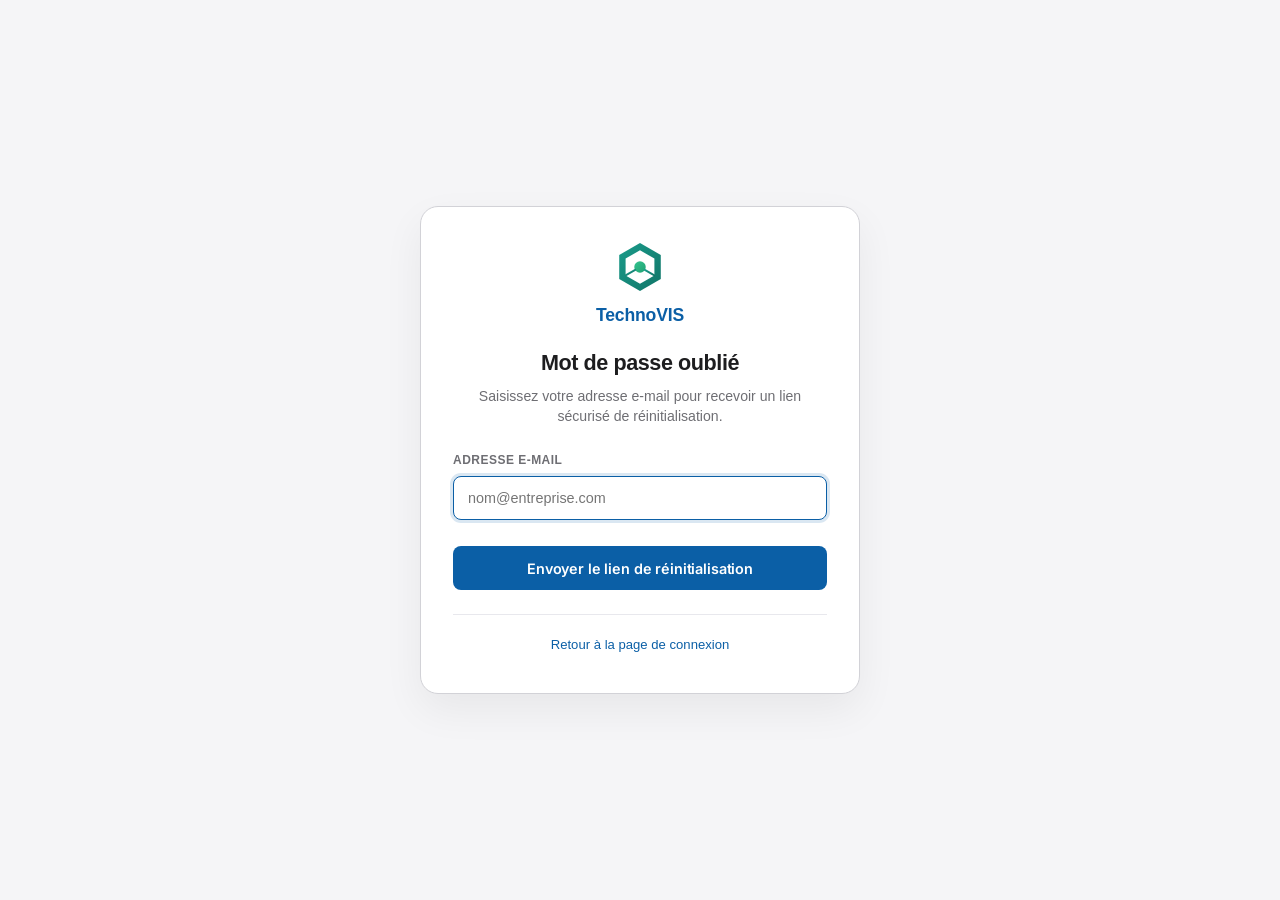
<file: wwwroot/forgot-password.html>
<!DOCTYPE html>
<html lang="fr">
<head>
  <meta charset="UTF-8">
  <meta name="viewport" content="width=device-width, initial-scale=1.0">
  <title>TechnoVIS — Mot de passe oublié</title>
  <link rel="stylesheet" href="styles.css">
</head>
<body class="auth-page-body">

  <div class="auth-container">
    <div class="auth-card">
      <div class="auth-header">
        <div class="auth-brand">
          <img src="logo.svg" alt="TechnoVIS Logo" class="auth-logo">
          <span class="auth-brand-name">TechnoVIS</span>
        </div>
        <h1 class="auth-title">Mot de passe oublié</h1>
        <p class="auth-subtitle">Saisissez votre adresse e-mail pour recevoir un lien sécurisé de réinitialisation.</p>
      </div>

      <div id="forgot-alert" class="auth-alert" style="display: none;"></div>

      <form id="form-forgot-password" class="auth-form">
        <div class="auth-field">
          <label for="forgot-email" class="auth-label">Adresse e-mail</label>
          <div class="auth-input-wrapper">
            <input type="email" id="forgot-email" class="auth-input" placeholder="nom@entreprise.com" required autocomplete="email" autofocus>
          </div>
        </div>

        <button type="submit" id="btn-submit-forgot" class="btn btn-primary auth-submit-btn">
          <span>Envoyer le lien de réinitialisation</span>
        </button>
      </form>

      <div class="auth-footer-nav">
        <a href="/" class="auth-back-link">Retour à la page de connexion</a>
      </div>
    </div>
  </div>

  <script>
    const form = document.getElementById("form-forgot-password");
    const emailInput = document.getElementById("forgot-email");
    const alertDiv = document.getElementById("forgot-alert");
    const submitBtn = document.getElementById("btn-submit-forgot");

    form.addEventListener("submit", async (e) => {
      e.preventDefault();
      const email = emailInput.value.trim();
      if (!email) return;

      alertDiv.style.display = "none";
      alertDiv.className = "auth-alert";
      submitBtn.disabled = true;
      submitBtn.textContent = "Vérification en cours...";

      try {
        const response = await fetch("/api/auth/forgot-password", {
          method: "POST",
          headers: {
            "Content-Type": "application/json",
            "Accept": "application/json"
          },
          body: JSON.stringify({ email })
        });

        const data = await response.json().catch(() => ({}));

        if (response.ok) {
          alertDiv.className = "auth-alert auth-alert-success";
          alertDiv.textContent = data.message || "Si un compte correspond à cette adresse e-mail, un lien de réinitialisation vous a été envoyé.";
          alertDiv.style.display = "block";
          form.reset();
        } else {
          alertDiv.className = "auth-alert auth-alert-danger";
          alertDiv.textContent = data.message || "Impossible de traiter la demande.";
          alertDiv.style.display = "block";
        }
      } catch (err) {
        alertDiv.className = "auth-alert auth-alert-danger";
        alertDiv.textContent = "Erreur de communication avec le serveur.";
        alertDiv.style.display = "block";
      } finally {
        submitBtn.disabled = false;
        submitBtn.textContent = "Envoyer le lien de réinitialisation";
      }
    });
  </script>
</body>
</html>
</file>
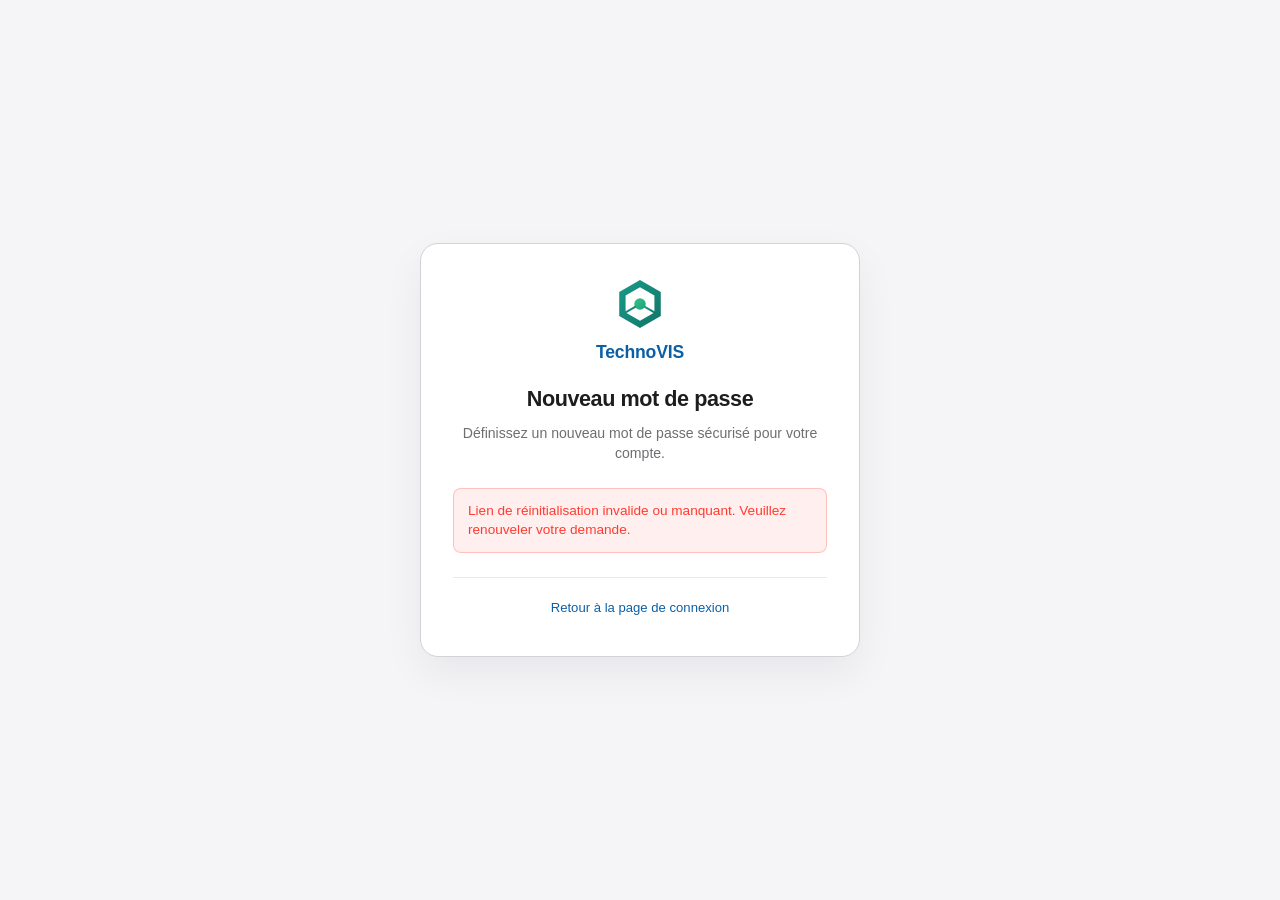
<file: wwwroot/reset-password.html>
<!DOCTYPE html>
<html lang="fr">
<head>
  <meta charset="UTF-8">
  <meta name="viewport" content="width=device-width, initial-scale=1.0">
  <title>TechnoVIS — Réinitialisation du mot de passe</title>
  <link rel="stylesheet" href="styles.css">
</head>
<body class="auth-page-body">

  <div class="auth-container">
    <div class="auth-card">
      <div class="auth-header">
        <div class="auth-brand">
          <img src="logo.svg" alt="TechnoVIS Logo" class="auth-logo">
          <span class="auth-brand-name">TechnoVIS</span>
        </div>
        <h1 class="auth-title">Nouveau mot de passe</h1>
        <p class="auth-subtitle">Définissez un nouveau mot de passe sécurisé pour votre compte.</p>
      </div>

      <div id="reset-alert" class="auth-alert" style="display: none;"></div>

      <form id="form-reset-password" class="auth-form">
        <div class="auth-field">
          <label for="reset-new-pwd" class="auth-label">Nouveau mot de passe</label>
          <div class="auth-input-wrapper">
            <input type="password" id="reset-new-pwd" class="auth-input" placeholder="Minimum 8 caractères" minlength="8" required autocomplete="new-password">
            <button type="button" id="btn-toggle-new-pwd" class="auth-pwd-icon-btn" title="Afficher/Masquer le mot de passe">
              <svg viewBox="0 0 24 24" fill="none" stroke="currentColor" stroke-width="2" class="auth-svg-icon">
                <path d="M1 12s4-8 11-8 11 8 11 8-4 8-11 8-11-8-11-8z"></path>
                <circle cx="12" cy="12" r="3"></circle>
              </svg>
            </button>
          </div>
        </div>

        <div class="auth-field">
          <label for="reset-confirm-pwd" class="auth-label">Confirmer le mot de passe</label>
          <div class="auth-input-wrapper">
            <input type="password" id="reset-confirm-pwd" class="auth-input" placeholder="Répéter le mot de passe" minlength="8" required autocomplete="new-password">
          </div>
        </div>

        <button type="submit" id="btn-submit-reset" class="btn btn-primary auth-submit-btn">
          <span>Modifier le mot de passe</span>
        </button>
      </form>

      <div id="reset-success-box" style="display: none; text-align: center; margin-top: 16px;">
        <a href="/" class="btn btn-primary" style="display: inline-block; width: 100%; text-decoration: none;">
          Se connecter
        </a>
      </div>

      <div class="auth-footer-nav" id="reset-back-nav">
        <a href="/" class="auth-back-link">Retour à la page de connexion</a>
      </div>
    </div>
  </div>

  <script>
    const urlParams = new URLSearchParams(window.location.search);
    const token = urlParams.get("token");

    const form = document.getElementById("form-reset-password");
    const newPwdInput = document.getElementById("reset-new-pwd");
    const confirmPwdInput = document.getElementById("reset-confirm-pwd");
    const alertDiv = document.getElementById("reset-alert");
    const submitBtn = document.getElementById("btn-submit-reset");
    const successBox = document.getElementById("reset-success-box");
    const backNav = document.getElementById("reset-back-nav");
    const toggleBtn = document.getElementById("btn-toggle-new-pwd");

    if (!token) {
      alertDiv.className = "auth-alert auth-alert-danger";
      alertDiv.textContent = "Lien de réinitialisation invalide ou manquant. Veuillez renouveler votre demande.";
      alertDiv.style.display = "block";
      form.style.display = "none";
    }

    toggleBtn?.addEventListener("click", () => {
      newPwdInput.type = newPwdInput.type === "password" ? "text" : "password";
    });

    form.addEventListener("submit", async (e) => {
      e.preventDefault();

      const newPassword = newPwdInput.value;
      const confirmPassword = confirmPwdInput.value;

      alertDiv.style.display = "none";

      if (newPassword !== confirmPassword) {
        alertDiv.className = "auth-alert auth-alert-danger";
        alertDiv.textContent = "Les deux mots de passe ne correspondent pas.";
        alertDiv.style.display = "block";
        return;
      }

      if (newPassword.length < 8) {
        alertDiv.className = "auth-alert auth-alert-danger";
        alertDiv.textContent = "Le mot de passe doit comporter au moins 8 caractères.";
        alertDiv.style.display = "block";
        return;
      }

      submitBtn.disabled = true;
      submitBtn.textContent = "Modification en cours...";

      try {
        const response = await fetch("/api/auth/reset-password", {
          method: "POST",
          headers: {
            "Content-Type": "application/json",
            "Accept": "application/json"
          },
          body: JSON.stringify({
            token,
            newPassword,
            confirmPassword
          })
        });

        const data = await response.json().catch(() => ({}));

        if (response.ok) {
          alertDiv.className = "auth-alert auth-alert-success";
          alertDiv.textContent = data.message || "Votre mot de passe a été modifié avec succès.";
          alertDiv.style.display = "block";
          form.style.display = "none";
          successBox.style.display = "block";
          if (backNav) backNav.style.display = "none";
        } else {
          alertDiv.className = "auth-alert auth-alert-danger";
          alertDiv.textContent = data.message || "Le lien de réinitialisation est invalide ou a expiré.";
          alertDiv.style.display = "block";
        }
      } catch (err) {
        alertDiv.className = "auth-alert auth-alert-danger";
        alertDiv.textContent = "Erreur de communication avec le serveur.";
        alertDiv.style.display = "block";
      } finally {
        submitBtn.disabled = false;
        submitBtn.textContent = "Modifier le mot de passe";
      }
    });
  </script>
</body>
</html>
</file>
<file: wwwroot/styles.css>
/* ==========================================================================
   TechnoVIS -- Design System ("Blueprint")
   Generous whitespace, confident typography, intentional hierarchy.
   Accent is blueprint blue -- the color of engineering schematics --
   used sparingly. Plex Mono carries technical/numeric data (serials,
   scores, timestamps) the way a spec sheet would; Inter carries
   interface language. Matches wwwroot/import-global.html.
   ========================================================================== */

/* Google Fonts -- Inter + IBM Plex Mono */
@import url('https://fonts.googleapis.com/css2?family=Inter:ital,opsz,wght@0,14..32,300;0,14..32,400;0,14..32,500;0,14..32,600;0,14..32,700;1,14..32,400&family=IBM+Plex+Mono:wght@500;600&display=swap');

/* âCSS Tokens â*/
:root {
  --white:        #ffffff;
  --bg:           #f5f5f7;     /* off-white section fill */
  --surface:      #ffffff;
  --bg-card:      var(--surface);
  --border:       #d2d2d7;
  --border-light: #e8e8ed;

  --text-primary:   #1d1d1f;   /* near-black */
  --text-secondary: #6e6e73;   /* secondary text */
  --text-muted:     #a1a1a6;

  --accent:       #0b5fa6;     /* blueprint blue -- used sparingly */
  --accent-hover: #094a82;
  --accent-soft:  #e6f0f8;

  --danger:  #ff3b30;
  --warning: #ff9500;
  --success: #34c759;

  --sidebar-w: 240px;
  --header-h:  64px;
  --r-sm: 8px;
  --r-md: 12px;
  --r-lg: 18px;

  --font: 'Inter', -apple-system, BlinkMacSystemFont, 'Segoe UI', Helvetica, Arial, sans-serif;
  --font-mono: 'IBM Plex Mono', 'SF Mono', 'Fira Code', Consolas, monospace;

  /* Typography scale */
  --text-xs:   0.75rem;   /* 12px */
  --text-sm:   0.875rem;  /* 14px */
  --text-base: 1rem;      /* 16px */
  --text-lg:   1.125rem;  /* 18px */
  --text-xl:   1.375rem;  /* 22px */
  --text-2xl:  1.75rem;   /* 28px */
  --text-3xl:  2.5rem;    /* 40px */
  --text-4xl:  3.5rem;    /* 56px */
}

/* âReset ââââââ*/
*, *::before, *::after { box-sizing: border-box; margin: 0; padding: 0; }

html, body {
  height: 100%;
  background: var(--bg);
  color: var(--text-primary);
  font-family: var(--font);
  font-size: 16px;
  line-height: 1.6;
  -webkit-font-smoothing: antialiased;
  -moz-osx-font-smoothing: grayscale;
}

/* âApp Shell ââ*/
#app {
  display: flex;
  min-height: 100vh;
}

/* âSidebar âââââ
   Clean, minimal. White background, one right border.
   No gradients, no glassmorphism.
   âââââââââââââ*/
.sidebar {
  width: var(--sidebar-w);
  background: var(--surface);
  border-right: 1px solid var(--border-light);
  display: flex;
  flex-direction: column;
  position: fixed;
  top: 0; bottom: 0; left: 0;
  z-index: 100;
}

.sidebar-header {
  height: var(--header-h);
  padding: 0 20px;
  display: flex;
  align-items: center;
  gap: 12px;
  border-bottom: 1px solid var(--border-light);
}

/* Brand mark â clean circle, teal */
.brand-logo {
  width: 34px;
  height: 34px;
  background: var(--accent);
  border-radius: 50%;
  display: flex;
  align-items: center;
  justify-content: center;
  color: #fff;
  font-size: 0.875rem;
  font-weight: 700;
  letter-spacing: -0.01em;
  flex-shrink: 0;
}

.brand-title {
  font-size: var(--text-base);
  font-weight: 600;
  letter-spacing: -0.02em;
  color: var(--text-primary);
  line-height: 1.2;
}

.brand-subtitle {
  display: block;
  font-size: var(--text-xs);
  color: var(--text-muted);
  font-weight: 400;
  letter-spacing: 0.01em;
  text-transform: uppercase;
}

/* âSidebar Nav */
.sidebar-nav {
  padding: 12px 10px;
  flex: 1;
  display: flex;
  flex-direction: column;
  gap: 2px;
}

.nav-item {
  display: flex;
  align-items: center;
  gap: 12px;
  padding: 11px 12px;
  color: var(--text-secondary);
  border-radius: var(--r-sm);
  font-size: var(--text-sm);
  font-weight: 500;
  cursor: pointer;
  text-decoration: none;
  transition: background 0.12s ease, color 0.12s ease;
  border: none;
  background: none;
}

.nav-item:hover {
  background: var(--bg);
  color: var(--text-primary);
}

.nav-item.active {
  background: var(--bg);
  color: var(--accent);
  font-weight: 600;
}

/* Larger, cleaner nav icons */
.nav-item svg {
  width: 20px;
  height: 20px;
  flex-shrink: 0;
  stroke-width: 1.75;
}

.nav-item.active svg {
  stroke: var(--accent);
}

/* Online/Offline status indicator */
.sidebar-footer {
  padding: 14px 16px;
  border-top: 1px solid var(--border-light);
}

.status-indicator {
  display: inline-flex;
  align-items: center;
  gap: 7px;
  font-size: var(--text-xs);
  color: var(--text-muted);
  font-weight: 500;
}

.dot-online  { width: 7px; height: 7px; background: var(--success); border-radius: 50%; }
.dot-offline { width: 7px; height: 7px; background: var(--warning); border-radius: 50%; }

/* âMain Content */
.main-wrapper {
  margin-left: var(--sidebar-w);
  flex: 1;
  display: flex;
  flex-direction: column;
  min-width: 0;
}

/* âTop Header â*/
.top-header {
  height: var(--header-h);
  background: var(--surface);
  border-bottom: 1px solid var(--border-light);
  position: sticky;
  top: 0;
  z-index: 90;
  display: flex;
  align-items: center;
  justify-content: space-between;
  padding: 0 40px;
}

/* Page title â large, confident */
.page-title-group h1 {
  font-size: var(--text-xl);
  font-weight: 600;
  letter-spacing: -0.025em;
  color: var(--text-primary);
}

.header-actions {
  display: flex;
  align-items: center;
  gap: 10px;
}

/* âButtons âââââ*/
.btn {
  display: inline-flex;
  align-items: center;
  gap: 7px;
  padding: 9px 18px;
  border-radius: var(--r-sm);
  font-size: var(--text-sm);
  font-weight: 500;
  cursor: pointer;
  border: none;
  font-family: var(--font);
  transition: all 0.12s ease;
  letter-spacing: -0.01em;
}

.btn-primary {
  background: var(--accent);
  color: #fff;
}
.btn-primary:hover { background: var(--accent-hover); }

.btn-secondary {
  background: var(--bg);
  color: var(--text-primary);
  border: 1px solid var(--border);
}
.btn-secondary:hover { background: #ebebf0; }

.btn-sm { padding: 7px 14px; font-size: var(--text-xs); }

.btn svg { width: 15px; height: 15px; }

/* âContent Area */
.content-area {
  padding: 40px;
  max-width: 1280px;
  margin: 0 auto;
  width: 100%;
}

/* âTab Views âââ*/
.tab-view { display: none; }
.tab-view.active {
  display: block;
  animation: appear 0.2s ease-out;
}

@keyframes appear {
  from { opacity: 0; transform: translateY(8px); }
  to   { opacity: 1; transform: translateY(0); }
}

/* âSection page headings âââââââââââââââââââââââââââââââââââââââ*/
.page-section-title {
  font-size: var(--text-2xl);
  font-weight: 700;
  letter-spacing: -0.035em;
  color: var(--text-primary);
  margin-bottom: 6px;
}

.page-section-sub {
  font-size: var(--text-base);
  color: var(--text-secondary);
  margin-bottom: 36px;
}

/* âKPI Metrics Row âââââââââââââââââââââââââââââââââââââââââââââ*/
.metrics-grid {
  display: grid;
  grid-template-columns: repeat(auto-fit, minmax(200px, 1fr));
  gap: 1px;                         /* hairline separator grid */
  background: var(--border-light);
  border: 1px solid var(--border-light);
  border-radius: var(--r-lg);
  overflow: hidden;
  margin-bottom: 40px;
}

.metric-card {
  background: var(--surface);
  padding: 28px 28px 24px;
  display: flex;
  flex-direction: column;
  gap: 4px;
}

.metric-label {
  font-size: var(--text-xs);
  font-weight: 600;
  color: var(--text-muted);
  text-transform: uppercase;
  letter-spacing: 0.07em;
}

.metric-value {
  font-family: var(--font-mono);
  font-size: var(--text-4xl);
  font-weight: 600;
  letter-spacing: -0.02em;
  line-height: 1;
  color: var(--text-primary);
  margin-top: 8px;
}

.metric-value.danger  { color: var(--danger);  }
.metric-value.warning { color: var(--warning); }
.metric-value.success { color: var(--success); }

.metric-subtext {
  font-size: var(--text-xs);
  color: var(--text-muted);
  margin-top: 4px;
}

/* âSection Panel (card) ââââââââââââââââââââââââââââââââââââââââ*/
.section-panel {
  background: var(--surface);
  border: 1px solid var(--border-light);
  border-radius: var(--r-lg);
  padding: 0;
  margin-bottom: 28px;
  overflow: hidden;
}

.panel-header {
  display: flex;
  align-items: center;
  justify-content: space-between;
  padding: 22px 28px;
  border-bottom: 1px solid var(--border-light);
}

.panel-title {
  font-size: var(--text-lg);
  font-weight: 600;
  letter-spacing: -0.02em;
  color: var(--text-primary);
}

/* âData Tables â*/
.table-responsive { width: 100%; overflow-x: auto; }

.data-table {
  width: 100%;
  border-collapse: collapse;
  font-size: var(--text-sm);
}

.data-table th {
  padding: 12px 24px;
  color: var(--text-muted);
  font-weight: 600;
  font-size: var(--text-xs);
  text-transform: uppercase;
  letter-spacing: 0.07em;
  background: #fafafa;
  border-bottom: 1px solid var(--border-light);
  text-align: left;
  white-space: nowrap;
}

.data-table td {
  padding: 16px 24px;
  border-bottom: 1px solid var(--border-light);
  color: var(--text-primary);
  vertical-align: middle;
  line-height: 1.4;
}

.data-table tr:last-child td { border-bottom: none; }

.data-table tr:hover td { background: #fafafa; }

/* subtle reference number styling */
.data-table td strong { font-weight: 600; }
.data-table td code {
  font-family: 'SF Mono', 'Fira Code', monospace;
  font-size: var(--text-xs);
  background: var(--bg);
  padding: 2px 7px;
  border-radius: 4px;
  color: var(--text-secondary);
}

/* âBadges ââââââ*/
.badge {
  display: inline-flex;
  align-items: center;
  padding: 4px 10px;
  border-radius: 20px;
  font-size: 12px;
  font-weight: 600;
  letter-spacing: 0.01em;
}

.badge-planifiee { background: #e3f2fd; color: #0277bd; }
.badge-validee   { background: #e8f5e9; color: #2e7d32; }
.badge-retard    { background: #fdecea; color: #c62828; }
.badge-revision  { background: #fff3e0; color: #e65100; }

/* âRisk Score Gauges âââââââââââââââââââââââââââââââââââââââââââ*/
.score-gauge-container {
  display: flex;
  align-items: center;
  gap: 10px;
}

.score-bar-bg {
  flex: 1;
  height: 5px;
  background: var(--border-light);
  border-radius: 3px;
  overflow: hidden;
  min-width: 80px;
}

.score-bar-fill {
  height: 100%;
  border-radius: 3px;
  transition: width 0.4s ease;
}

.score-high { background: var(--danger); }
.score-med  { background: var(--warning); }
.score-low  { background: var(--success); }

.score-number {
  font-family: var(--font-mono);
  font-size: var(--text-sm);
  font-weight: 600;
  min-width: 30px;
  text-align: right;
  color: var(--text-primary);
}

/* âCalendar ââââ*/
.calendar-controls {
  display: flex;
  align-items: center;
  justify-content: space-between;
  margin-bottom: 20px;
}

.calendar-grid {
  display: grid;
  grid-template-columns: repeat(7, 1fr);
  gap: 1px;
  background: var(--border-light);
  border: 1px solid var(--border-light);
  border-radius: var(--r-md);
  overflow: hidden;
}

.calendar-day-header {
  text-align: center;
  padding: 10px;
  background: #fafafa;
  font-size: var(--text-xs);
  font-weight: 600;
  color: var(--text-muted);
  text-transform: uppercase;
  letter-spacing: 0.05em;
}

.calendar-day-cell {
  background: var(--surface);
  min-height: 88px;
  padding: 10px;
  display: flex;
  flex-direction: column;
  gap: 4px;
}

.calendar-day-number {
  font-size: var(--text-xs);
  font-weight: 600;
  color: var(--text-muted);
  margin-bottom: 2px;
}

.calendar-event {
  background: #e0f2f1;
  border-left: 3px solid var(--accent);
  border-radius: 4px;
  padding: 3px 6px;
  font-size: 11px;
  color: var(--text-primary);
  cursor: pointer;
  white-space: nowrap;
  overflow: hidden;
  text-overflow: ellipsis;
  font-weight: 500;
}

.calendar-event.event-retard {
  background: #fdecea;
  border-left-color: var(--danger);
}

/* âModal âââââââ*/
.modal-overlay {
  position: fixed;
  inset: 0;
  background: rgba(0, 0, 0, 0.3);
  backdrop-filter: blur(4px);
  z-index: 200;
  display: none;
  align-items: center;
  justify-content: center;
  padding: 24px;
}

.modal-overlay.active { display: flex; }

.modal-box {
  background: var(--surface);
  border: 1px solid var(--border-light);
  border-radius: var(--r-lg);
  width: 100%;
  max-width: 560px;
  padding: 32px;
  box-shadow: 0 20px 60px rgba(0,0,0,0.15);
}

.modal-header {
  display: flex;
  align-items: center;
  justify-content: space-between;
  margin-bottom: 24px;
}

.modal-title {
  font-size: var(--text-xl);
  font-weight: 600;
  letter-spacing: -0.02em;
}

.close-modal {
  background: var(--bg);
  border: none;
  color: var(--text-muted);
  cursor: pointer;
  width: 30px;
  height: 30px;
  border-radius: 50%;
  font-size: 16px;
  display: flex;
  align-items: center;
  justify-content: center;
  transition: background 0.12s;
}
.close-modal:hover { background: var(--border-light); }

/* âForms âââââââ*/
.form-group {
  margin-bottom: 18px;
}

.form-group label {
  display: block;
  font-size: var(--text-sm);
  font-weight: 500;
  color: var(--text-secondary);
  margin-bottom: 6px;
}

.form-control {
  width: 100%;
  background: var(--surface);
  border: 1px solid var(--border);
  border-radius: var(--r-sm);
  padding: 10px 14px;
  color: var(--text-primary);
  font-family: var(--font);
  font-size: var(--text-base);
  outline: none;
  transition: border-color 0.12s;
}

.form-control:focus { border-color: var(--accent); }

.form-actions {
  display: flex;
  justify-content: flex-end;
  gap: 10px;
  margin-top: 24px;
}

/* âToasts ââââââ*/
#toast-container {
  position: fixed;
  bottom: 24px;
  right: 24px;
  z-index: 300;
  display: flex;
  flex-direction: column;
  gap: 8px;
}

.toast {
  background: var(--text-primary);
  color: var(--white);
  padding: 14px 20px;
  border-radius: var(--r-md);
  font-size: var(--text-sm);
  font-weight: 500;
  max-width: 360px;
  box-shadow: 0 8px 30px rgba(0,0,0,0.2);
  animation: toastIn 0.2s ease;
  transition: opacity 0.3s ease;
}

@keyframes toastIn {
  from { opacity: 0; transform: translateY(8px); }
  to   { opacity: 1; transform: translateY(0); }
}

/* ── Calendar Grid ──────────────────────────────────────────────── */
.calendar-grid {
  display: grid;
  grid-template-columns: repeat(7, 1fr);
  gap: 0;
  border: 1px solid var(--border-light);
  border-radius: var(--r-md);
  overflow: hidden;
  background: var(--surface);
}

.calendar-day-header {
  padding: 10px 4px;
  text-align: center;
  font-size: 0.72rem;
  font-weight: 600;
  text-transform: uppercase;
  letter-spacing: 0.06em;
  color: var(--text-muted);
  background: var(--bg);
  border-bottom: 1px solid var(--border-light);
  user-select: none;
}

.calendar-day {
  min-height: 90px;
  padding: 6px 8px;
  border-right: 1px solid var(--border-light);
  border-bottom: 1px solid var(--border-light);
  display: flex;
  flex-direction: column;
  gap: 3px;
  position: relative;
  transition: background 0.12s ease;
  cursor: default;
}

.calendar-day:nth-child(7n) {
  border-right: none;
}

.calendar-day:hover {
  background: rgba(11, 95, 166, 0.03);
}

.calendar-day.empty {
  background: var(--bg);
  min-height: 90px;
  cursor: default;
}

.calendar-day.empty:hover {
  background: var(--bg);
}

.day-number {
  font-size: 0.82rem;
  font-weight: 500;
  color: var(--text-secondary);
  width: 28px;
  height: 28px;
  display: flex;
  align-items: center;
  justify-content: center;
  border-radius: 50%;
  margin-bottom: 2px;
  line-height: 1;
}

.calendar-day.today .day-number {
  background: var(--accent);
  color: #ffffff;
  font-weight: 700;
}

.calendar-day.today {
  background: rgba(11, 95, 166, 0.04);
}

.event-chip {
  font-size: 0.68rem;
  font-weight: 500;
  padding: 2px 6px;
  border-radius: 4px;
  white-space: nowrap;
  overflow: hidden;
  text-overflow: ellipsis;
  cursor: pointer;
  transition: opacity 0.12s;
  line-height: 1.35;
}

.event-chip:hover {
  opacity: 0.8;
}

.event-chip.badge-planifiee {
  background: rgba(11, 95, 166, 0.1);
  color: var(--accent);
  border-left: 2.5px solid var(--accent);
}

.event-chip.badge-retard {
  background: rgba(224, 90, 90, 0.1);
  color: #c0392b;
  border-left: 2.5px solid #e05a5a;
}

.event-chip.badge-validee {
  background: rgba(52, 195, 143, 0.1);
  color: #1b8a5e;
  border-left: 2.5px solid #34c38f;
}

/* ─── Responsive ───────────────────────────────────────────────── */
@media (max-width: 900px) {
  .sidebar { transform: translateX(-100%); transition: transform 0.25s ease; }
  .sidebar.mobile-open { transform: translateX(0); }
  .main-wrapper { margin-left: 0; }
  .top-header { padding: 0 20px; }
  .content-area { padding: 24px 20px; }
  .metrics-grid { grid-template-columns: repeat(2, 1fr); }
  .calendar-day { min-height: 60px; padding: 4px 5px; }
  .event-chip { font-size: 0.6rem; }
}

@media (max-width: 560px) {
  .metrics-grid { grid-template-columns: 1fr; }
  .metric-value { font-size: var(--text-3xl); }
}

/* --- Preloader ------------------------------------------------------ */
#preloader {
  position: fixed;
  inset: 0;
  background: var(--bg);
  z-index: 9999;
  display: flex;
  align-items: center;
  justify-content: center;
  transition: opacity 0.6s cubic-bezier(0.87, 0, 0.13, 1), visibility 0.6s;
}

.preloader-content {
  display: flex;
  flex-direction: column;
  align-items: center;
  gap: 24px;
}

.preloader-logo {
  height: 60px;
  width: auto;
  opacity: 0;
  transform: translateY(20px);
  animation: fadeUp 0.8s cubic-bezier(0.16, 1, 0.3, 1) forwards;
}

.loading-bar-container {
  width: 200px;
  height: 2px;
  background: var(--border-light);
  border-radius: 2px;
  overflow: hidden;
  opacity: 0;
  animation: fadeIn 0.4s 0.4s forwards;
}

.loading-bar {
  height: 100%;
  width: 0%;
  background: var(--accent);
  animation: loadProgress 1.2s cubic-bezier(0.87, 0, 0.13, 1) forwards;
}

.preloader-hide {
  opacity: 0;
  visibility: hidden;
}

@keyframes fadeUp {
  to { opacity: 1; transform: translateY(0); }
}
@keyframes fadeIn {
  to { opacity: 1; }
}
@keyframes loadProgress {
  0% { width: 0%; }
  50% { width: 70%; }
  100% { width: 100%; }
}


/* --- Collapsed Sidebar Mode ----------------------------------------- */
.sidebar, .main-wrapper {
  transition: width 0.25s cubic-bezier(0.16, 1, 0.3, 1), margin-left 0.25s cubic-bezier(0.16, 1, 0.3, 1);
}

body.sidebar-collapsed .sidebar {
  width: 70px !important;
}

body.sidebar-collapsed .main-wrapper {
  margin-left: 70px !important;
}

body.sidebar-collapsed .sidebar-header {
  padding: 0 10px;
  justify-content: center;
}

body.sidebar-collapsed .sidebar-header img {
  margin-right: 0 !important;
}

body.sidebar-collapsed .brand-text-container,
body.sidebar-collapsed .brand-title,
body.sidebar-collapsed .brand-subtitle,
body.sidebar-collapsed #network-text {
  display: none !important;
}

body.sidebar-collapsed .sidebar-nav {
  padding: 12px 6px;
  align-items: center;
}

body.sidebar-collapsed .nav-item {
  width: 44px;
  height: 44px;
  padding: 0 !important;
  margin: 3px auto;
  justify-content: center;
  align-items: center;
  border-radius: var(--r-sm);
  position: relative;
  font-size: 0 !important;
  color: transparent !important;
  opacity: 1 !important;
}

body.sidebar-collapsed .nav-item svg {
  margin: 0 !important;
  width: 20px;
  height: 20px;
  min-width: 20px;
  color: var(--text-secondary);
  display: block;
}

body.sidebar-collapsed .nav-item.active svg {
  color: var(--accent);
}

body.sidebar-collapsed .nav-item:hover::after {
  content: attr(data-tooltip);
  position: absolute;
  left: 54px;
  top: 50%;
  transform: translateY(-50%);
  background: #1d1d1f;
  color: #ffffff;
  font-size: 0.78rem;
  font-weight: 500;
  padding: 5px 10px;
  border-radius: 6px;
  white-space: nowrap;
  box-shadow: 0 4px 14px rgba(0,0,0,0.2);
  pointer-events: none;
  z-index: 9999;
}

body.sidebar-collapsed .sidebar-footer {
  padding: 14px 0;
  display: flex;
  justify-content: center;
}

body.sidebar-collapsed .status-indicator {
  justify-content: center;
  padding: 0;
}


/* --- KPI Metric Card  Clickable ----------------------------------- */
.metric-card-clickable {
  cursor: pointer;
  position: relative;
  transition: box-shadow 0.18s ease, transform 0.18s ease;
}
.metric-card-clickable:hover {
  box-shadow: 0 4px 20px rgba(11, 95, 166, 0.12);
  transform: translateY(-2px);
  z-index: 1;
}
.metric-card-clickable:hover .metric-drill {
  opacity: 1;
}
.metric-drill {
  display: block;
  font-size: var(--text-xs);
  color: var(--accent);
  font-weight: 600;
  margin-top: 8px;
  opacity: 0;
  transition: opacity 0.15s;
  letter-spacing: 0.01em;
}

/* --- KPI Detail Drawer ---------------------------------------------- */
.kpi-drawer-backdrop {
  position: fixed;
  inset: 0;
  background: rgba(0,0,0,0.2);
  backdrop-filter: blur(2px);
  z-index: 400;
  opacity: 0;
  pointer-events: none;
  transition: opacity 0.3s ease;
}
.kpi-drawer-backdrop.open {
  opacity: 1;
  pointer-events: all;
}

.kpi-drawer {
  position: fixed;
  top: 0;
  right: 0;
  width: 480px;
  max-width: 95vw;
  height: 100vh;
  background: var(--surface);
  border-left: 1px solid var(--border-light);
  z-index: 500;
  display: flex;
  flex-direction: column;
  transform: translateX(100%);
  transition: transform 0.35s cubic-bezier(0.16, 1, 0.3, 1);
  box-shadow: -8px 0 40px rgba(0,0,0,0.1);
}
.kpi-drawer.open {
  transform: translateX(0);
}

.kpi-drawer-header {
  display: flex;
  align-items: flex-start;
  justify-content: space-between;
  padding: 28px 28px 20px;
  border-bottom: 1px solid var(--border-light);
  flex-shrink: 0;
}
.kpi-drawer-title {
  font-size: var(--text-xl);
  font-weight: 700;
  letter-spacing: -0.025em;
  color: var(--text-primary);
  margin-bottom: 4px;
}
.kpi-drawer-subtitle {
  font-size: var(--text-sm);
  color: var(--text-secondary);
}

.kpi-drawer-body {
  flex: 1;
  overflow-y: auto;
  padding: 20px 0;
}

/* Drawer cards */
.drawer-item {
  display: flex;
  flex-direction: column;
  gap: 6px;
  padding: 16px 28px;
  border-bottom: 1px solid var(--border-light);
  transition: background 0.1s;
  cursor: default;
}
.drawer-item:hover {
  background: var(--bg);
}
.drawer-item:last-child {
  border-bottom: none;
}
.drawer-item-title {
  font-size: var(--text-sm);
  font-weight: 600;
  color: var(--text-primary);
}
.drawer-item-meta {
  display: flex;
  flex-wrap: wrap;
  gap: 8px;
  align-items: center;
}
.drawer-item-tag {
  font-size: var(--text-xs);
  color: var(--text-secondary);
  background: var(--bg);
  border: 1px solid var(--border-light);
  padding: 2px 8px;
  border-radius: 20px;
}
.drawer-item-risk {
  font-size: var(--text-xs);
  font-weight: 700;
  padding: 2px 8px;
  border-radius: 20px;
}
.drawer-empty {
  text-align: center;
  padding: 60px 28px;
  color: var(--text-muted);
  font-size: var(--text-sm);
}

/* PODIUM & RECOMMANDATIONS TECHNICIENS */
.podium-card {
  display: flex;
  align-items: center;
  justify-content: space-between;
  padding: 12px 14px;
  background: var(--bg-card);
  border: 1.5px solid var(--border-light);
  border-radius: var(--r-md);
  cursor: pointer;
  transition: all 0.2s ease;
  position: relative;
}
.podium-card:hover {
  border-color: var(--primary);
  background: rgba(26, 155, 138, 0.04);
  transform: translateY(-1px);
  box-shadow: var(--shadow-sm);
}
.podium-card.selected {
  border-color: var(--primary);
  background: rgba(26, 155, 138, 0.08);
  box-shadow: 0 0 0 2px rgba(26, 155, 138, 0.2);
}
.podium-medal {
  font-size: 1.4rem;
  line-height: 1;
  margin-right: 10px;
}
.podium-info {
  flex: 1;
  min-width: 0;
}
.podium-name {
  font-weight: 600;
  font-size: 0.88rem;
  color: var(--text-primary);
  display: flex;
  align-items: center;
  gap: 6px;
}
.podium-tags {
  display: flex;
  flex-wrap: wrap;
  gap: 6px;
  margin-top: 4px;
  font-size: 0.74rem;
}
.podium-tag {
  background: var(--bg);
  border: 1px solid var(--border-light);
  padding: 1px 6px;
  border-radius: 4px;
  color: var(--text-secondary);
}
.podium-tag-success {
  background: rgba(52, 195, 143, 0.12);
  border-color: rgba(52, 195, 143, 0.3);
  color: #1b8a5e;
}
.podium-tag-warning {
  background: rgba(245, 166, 35, 0.12);
  border-color: rgba(245, 166, 35, 0.3);
  color: #b56c02;
}
.podium-score-box {
  display: flex;
  flex-direction: column;
  align-items: flex-end;
  margin-left: 12px;
}
.podium-score-val {
  font-weight: 700;
  font-size: 1.05rem;
  color: var(--primary);
}
.podium-score-lbl {
  font-size: 0.68rem;
  color: var(--text-muted);
  text-transform: uppercase;
}

/* HEURES PROGRESS BAR */
.tech-hours-container {
  width: 100%;
  max-width: 140px;
}
.tech-hours-bar {
  height: 6px;
  background: var(--border-light);
  border-radius: 3px;
  overflow: hidden;
  margin-top: 4px;
}
.tech-hours-fill {
  height: 100%;
  border-radius: 3px;
  background: var(--primary);
  transition: width 0.3s ease;
}
.tech-hours-fill.warning {
  background: #f5a623;
}
.tech-hours-fill.danger {
  background: #e05a5a;
}

/* SPECIALITE BADGE */
.spec-badge {
  display: inline-block;
  padding: 2px 7px;
  font-size: 0.72rem;
  font-weight: 500;
  background: rgba(26, 155, 138, 0.08);
  border: 1px solid rgba(26, 155, 138, 0.2);
  color: var(--primary);
  border-radius: 4px;
  margin: 1px 2px;
}


/* ── THEME & WHITE-LABEL SETTINGS ── */
[data-theme="dark"] {
  --bg: #121214;
  --surface: #1c1c1e;
  --bg-card: #252529;
  --border: #38383e;
  --border-light: #2c2c32;
  --text-primary: #f5f5f7;
  --text-secondary: #a1a1a6;
  --text-muted: #6e6e73;
}

[data-theme="dark"] .data-table thead th {
  background: #18181b;
}

.color-preset-btn {
  width: 32px;
  height: 32px;
  border-radius: 50%;
  border: 2.5px solid var(--surface);
  box-shadow: 0 0 0 1px var(--border-light);
  cursor: pointer;
  transition: transform 0.15s ease, box-shadow 0.15s ease;
}

.color-preset-btn:hover {
  transform: scale(1.15);
}

.color-preset-btn.active {
  box-shadow: 0 0 0 2.5px var(--accent);
  transform: scale(1.1);
}

.agence-tag {
  display: inline-flex;
  align-items: center;
  gap: 6px;
  padding: 4px 10px;
  background: var(--surface);
  border: 1px solid var(--border-light);
  border-radius: 20px;
  font-size: 0.8rem;
  font-weight: 500;
  color: var(--text-primary);
  box-shadow: 0 1px 3px rgba(0,0,0,0.05);
}

.agence-tag .btn-remove-agence {
  cursor: pointer;
  color: var(--text-muted);
  font-weight: 700;
  margin-left: 2px;
}

.agence-tag .btn-remove-agence:hover {
  color: var(--danger);
}

/* ── AUTH & USER PROFILE ── */
.user-profile-widget {
  display: flex;
  align-items: center;
  gap: 10px;
  padding: 8px 12px;
  background: var(--bg-card);
  border: 1px solid var(--border-light);
  border-radius: var(--r-md);
  cursor: pointer;
  transition: all 0.15s ease;
  margin-top: 8px;
}

.user-profile-widget:hover {
  border-color: var(--accent);
  background: var(--surface);
}

.user-avatar-circle {
  width: 32px;
  height: 32px;
  border-radius: 50%;
  background: var(--accent);
  color: #fff;
  display: flex;
  align-items: center;
  justify-content: center;
  font-weight: 700;
  font-size: 0.85rem;
  flex-shrink: 0;
}

.user-profile-info {
  flex: 1;
  min-width: 0;
}

.user-profile-name {
  font-size: 0.82rem;
  font-weight: 600;
  color: var(--text-primary);
  white-space: nowrap;
  overflow: hidden;
  text-overflow: ellipsis;
}

.user-profile-role {
  font-size: 0.7rem;
  color: var(--text-muted);
}

.auth-tab-nav {
  display: flex;
  gap: 8px;
  border-bottom: 1px solid var(--border-light);
  margin-bottom: 16px;
  padding-bottom: 8px;
}

.auth-tab-btn {
  background: none;
  border: none;
  padding: 8px 14px;
  font-size: 0.85rem;
  font-weight: 600;
  color: var(--text-secondary);
  cursor: pointer;
  border-radius: var(--r-sm);
  transition: all 0.15s ease;
}

.auth-tab-btn.active {
  background: rgba(11, 95, 166, 0.1);
  color: var(--accent);
}

/* ══════════════════════════════════════════════════════════════════════════
   AUTHENTICATION VIEWS & STANDALONE PAGES (LOGIN, FORGOT PASSWORD, RESET)
   ══════════════════════════════════════════════════════════════════════════ */
.auth-page-body {
  min-height: 100vh;
  margin: 0;
  padding: 24px 16px;
  background-color: var(--bg);
  display: flex;
  align-items: center;
  justify-content: center;
  font-family: var(--font-sans, -apple-system, BlinkMacSystemFont, 'Segoe UI', Roboto, sans-serif);
}

.auth-overlay {
  position: fixed;
  inset: 0;
  z-index: 9999;
  background: var(--bg);
  display: flex;
  align-items: center;
  justify-content: center;
  padding: 24px 16px;
  overflow-y: auto;
}

.auth-container,
.auth-card-container {
  width: 100%;
  max-width: 440px;
  margin: auto;
  animation: authFadeIn 0.25s cubic-bezier(0.16, 1, 0.3, 1);
}

@keyframes authFadeIn {
  from { opacity: 0; transform: translateY(12px) scale(0.98); }
  to { opacity: 1; transform: translateY(0) scale(1); }
}

.auth-card {
  background: var(--surface);
  border: 1px solid var(--border);
  border-radius: var(--r-lg);
  box-shadow: 0 16px 40px rgba(0, 0, 0, 0.06);
  padding: 36px 32px;
  text-align: center;
}

.auth-header {
  text-align: center;
  margin-bottom: 24px;
}

.auth-brand {
  display: flex;
  flex-direction: column;
  align-items: center;
  gap: 10px;
  margin-bottom: 16px;
}

.auth-logo,
.auth-logo-img {
  width: 48px;
  height: 48px;
  max-width: 48px;
  max-height: 48px;
  object-fit: contain;
  display: block;
  margin: 0 auto;
}

.auth-brand-name {
  font-size: 1.1rem;
  font-weight: 700;
  color: var(--accent);
  letter-spacing: -0.01em;
}

.auth-logo-badge {
  width: 52px;
  height: 52px;
  margin: 0 auto 16px;
  background: rgba(11, 95, 166, 0.08);
  border: 1px solid rgba(11, 95, 166, 0.2);
  border-radius: 14px;
  display: flex;
  align-items: center;
  justify-content: center;
}

.auth-title {
  font-size: 1.35rem;
  font-weight: 700;
  color: var(--text-primary);
  letter-spacing: -0.02em;
  margin: 0 0 6px 0;
}

.auth-subtitle {
  font-size: 0.88rem;
  color: var(--text-secondary);
  margin: 0;
  line-height: 1.45;
}

.auth-form {
  display: flex;
  flex-direction: column;
  gap: 18px;
  text-align: left;
}

.auth-field {
  display: flex;
  flex-direction: column;
  gap: 6px;
  text-align: left;
}

.auth-field-header {
  display: flex;
  justify-content: space-between;
  align-items: center;
}

.auth-label {
  font-size: 0.75rem;
  font-weight: 600;
  color: var(--text-secondary);
  text-transform: uppercase;
  letter-spacing: 0.04em;
}

.auth-link-btn,
.auth-back-link {
  font-size: 0.82rem;
  color: var(--accent);
  cursor: pointer;
  text-decoration: none;
  font-weight: 500;
  transition: opacity 0.15s;
}

.auth-link-btn:hover,
.auth-back-link:hover {
  text-decoration: underline;
  opacity: 0.85;
}

.auth-footer-nav {
  margin-top: 24px;
  text-align: center;
  border-top: 1px solid var(--border-light);
  padding-top: 16px;
}

.auth-input-group,
.auth-input-wrapper {
  position: relative;
  display: flex;
  align-items: center;
  width: 100%;
}

.auth-input {
  width: 100%;
  height: 44px;
  padding: 0 40px 0 14px;
  border: 1px solid var(--border);
  border-radius: var(--r-sm);
  background: var(--bg);
  color: var(--text-primary);
  font-size: 0.9rem;
  font-family: inherit;
  box-sizing: border-box;
  transition: all 0.15s ease;
}

.auth-input:focus {
  border-color: var(--accent);
  outline: none;
  box-shadow: 0 0 0 3px rgba(11, 95, 166, 0.15);
  background: var(--surface);
}

.auth-pwd-toggle,
.auth-pwd-icon-btn {
  position: absolute;
  right: 8px;
  top: 50%;
  transform: translateY(-50%);
  background: none;
  border: none;
  cursor: pointer;
  color: var(--text-muted);
  padding: 6px;
  display: flex;
  align-items: center;
  justify-content: center;
  border-radius: 4px;
}

.auth-pwd-toggle:hover,
.auth-pwd-icon-btn:hover {
  color: var(--text-primary);
}

.auth-svg-icon {
  width: 18px;
  height: 18px;
  stroke: currentColor;
}

.auth-submit-btn {
  height: 44px;
  font-size: 0.9rem;
  font-weight: 600;
  display: flex;
  align-items: center;
  justify-content: center;
  gap: 8px;
  width: 100%;
  margin-top: 8px;
  cursor: pointer;
}

.auth-alert {
  padding: 12px 14px;
  border-radius: var(--r-sm);
  font-size: 0.85rem;
  margin-bottom: 18px;
  line-height: 1.45;
  text-align: left;
  box-sizing: border-box;
}

.auth-alert-danger {
  background: rgba(255, 59, 48, 0.08);
  border: 1px solid rgba(255, 59, 48, 0.25);
  color: var(--danger);
}

.auth-alert-success {
  background: rgba(52, 199, 89, 0.08);
  border: 1px solid rgba(52, 199, 89, 0.25);
  color: var(--success);
}

.auth-footer {
  margin-top: 24px;
  text-align: center;
  font-size: var(--text-xs);
  color: var(--text-muted);
  border-top: 1px solid var(--border-light);
  padding-top: 16px;
}
</file>
